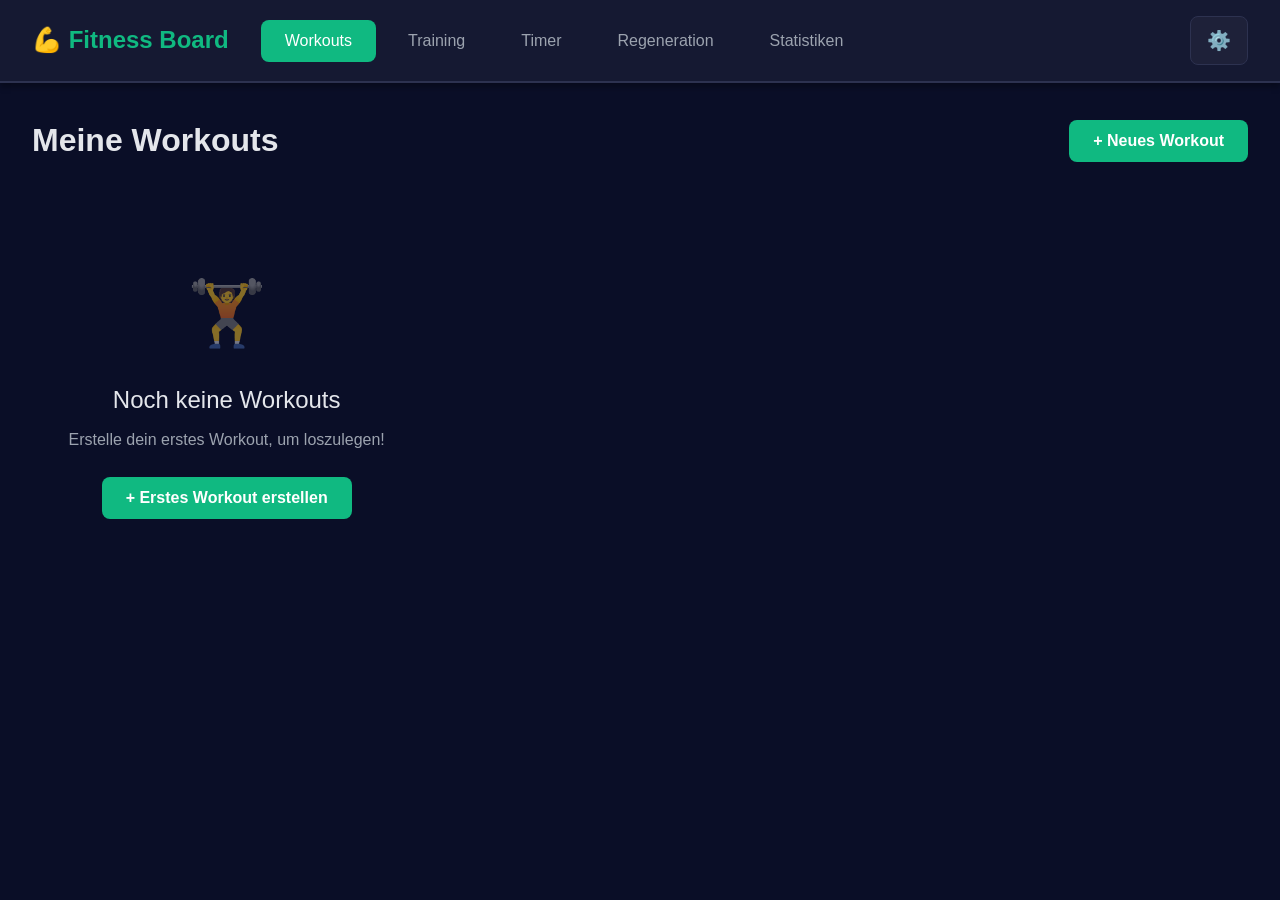
<file: index.html>
<!DOCTYPE html>
<html lang="de">
<head>
    <meta charset="UTF-8">
    <meta name="viewport" content="width=device-width, initial-scale=1.0">
    <title>Fitness Board</title>

    <!-- PWA Manifest -->
    <link rel="manifest" href="/manifest.json">

    <!-- Theme Color -->
    <meta name="theme-color" content="#0f3460">

    <!-- iOS Spezifisch - WICHTIG für iPhone! -->
    <meta name="apple-mobile-web-app-capable" content="yes">
    <meta name="apple-mobile-web-app-status-bar-style" content="black-translucent">
    <meta name="apple-mobile-web-app-title" content="Fitness Board">

    <!-- Apple Touch Icons - MEHRERE GRÖSSEN -->
    <link rel="apple-touch-icon" sizes="180x180" href="/icons/icon-512.png">
    <link rel="apple-touch-icon" sizes="152x152" href="/icons/icon-512.png">
    <link rel="apple-touch-icon" sizes="120x120" href="/icons/icon-512.png">
    <link rel="apple-touch-icon" href="/icons/icon-512.png">

    <!-- Standard Favicon -->
    <link rel="icon" type="image/png" sizes="32x32" href="/icons/icon-192.png">
    <link rel="icon" type="image/png" sizes="16x16" href="/icons/icon-192.png">

    <link rel="stylesheet" href="css/styles.css">
</head>
<body>
<!-- Navigation -->
<nav class="navbar">
    <div class="nav-brand">💪 Fitness Board</div>
    <div class="nav-menu">
        <button class="nav-btn active" data-view="workouts">Workouts</button>
        <button class="nav-btn" data-view="training">Training</button>
        <button class="nav-btn" data-view="timer">Timer</button>
        <button class="nav-btn" data-view="recovery">Regeneration</button>
        <button class="nav-btn" data-view="stats">Statistiken</button>
    </div>
    <button class="settings-btn" id="settingsBtn">⚙️</button>
</nav>

<!-- Main Content -->
<main class="container">
    <!-- Workouts View -->
    <div id="workouts-view" class="view active">
        <div class="view-header">
            <h1>Meine Workouts</h1>
            <button class="btn btn-primary" id="createWorkoutBtn">+ Neues Workout</button>
        </div>
        <div id="workoutsList" class="workouts-grid"></div>
    </div>

    <!-- Training View -->
    <div id="training-view" class="view">
        <div class="view-header">
            <h1>Training</h1>
            <button class="btn btn-primary" id="todayTrainingBtn">Heute trainieren</button>
        </div>
        <div id="trainingContent"></div>
    </div>

    <!-- Timer View -->
    <div id="timer-view" class="view">
        <div class="view-header">
            <h1>⏱️ Timer</h1>
        </div>

        <div class="timer-container">
            <!-- Timer-Tabs -->
            <div class="timer-tabs">
                <button class="timer-tab active" data-mode="countdown">
                    ⏱️ Countdown
                </button>
                <button class="timer-tab" data-mode="stopwatch">
                    ⏲️ Stoppuhr
                </button>
                <button class="timer-tab" data-mode="interval">
                    🔄 Intervall
                </button>
            </div>

            <!-- Timer-Display -->
            <div class="timer-display" id="timerDisplay">
                01:00
            </div>

            <!-- Timer-Controls -->
            <div class="timer-controls" id="timerControls">
                <!-- Wird dynamisch gefüllt -->
            </div>

            <!-- Timer-Presets -->
            <div class="timer-presets" id="timerPresets">
                <!-- Wird dynamisch gefüllt -->
            </div>
        </div>
    </div>

    <!-- Recovery View -->
    <div id="recovery-view" class="view">
        <div class="view-header">
            <h1>🔄 Regeneration</h1>
        </div>

        <!-- Recovery Score -->
        <div class="recovery-score-card">
            <div class="score-circle" id="recoveryScoreCircle">
                <div class="score-value" id="recoveryScoreValue">--</div>
                <div class="score-label">Regeneration</div>
            </div>
            <div class="score-status" id="recoveryStatus">Wird berechnet...</div>
        </div>

        <!-- Stats Grid -->
        <div class="recovery-stats">
            <div class="stat-card">
                <div class="stat-icon">📅</div>
                <div class="stat-value" id="consecutiveDays">0</div>
                <div class="stat-label">Tage in Folge</div>
            </div>
            <div class="stat-card">
                <div class="stat-icon">📉</div>
                <div class="stat-value" id="weeksSinceDeload">0</div>
                <div class="stat-label">Wochen seit Deload</div>
            </div>
            <div class="stat-card">
                <div class="stat-icon">💪</div>
                <div class="stat-value" id="weeklyVolume">0</div>
                <div class="stat-label">Wöchentliches Volumen</div>
            </div>
        </div>

        <!-- Recommendations -->
        <div class="recommendations-section">
            <h3>💡 Empfehlungen</h3>
            <div id="recommendationsList" class="recommendations-list">
                <!-- Wird dynamisch gefüllt -->
            </div>
        </div>

        <!-- Deload Button -->
        <div class="deload-section">
            <button class="btn btn-primary" id="markDeloadBtn">
                📉 Deload-Woche markieren
            </button>
        </div>
    </div>


    <!-- Stats View -->
    <div id="stats-view" class="view">
        <div class="view-header">
            <h1>Statistiken</h1>
            <div class="stats-period">
                <button class="period-btn active" data-period="week">Woche</button>
                <button class="period-btn" data-period="month">Monat</button>
                <button class="period-btn" data-period="all">Gesamt</button>
            </div>
        </div>
        <div id="statsContent" class="stats-grid"></div>
    </div>
</main>

<!-- Modals -->
<div id="modalOverlay" class="modal-overlay"></div>
<div id="modalContainer"></div>

<!-- Scripts -->
<script type="module" src="js/app.js"></script>
</body>
</html>
</file>
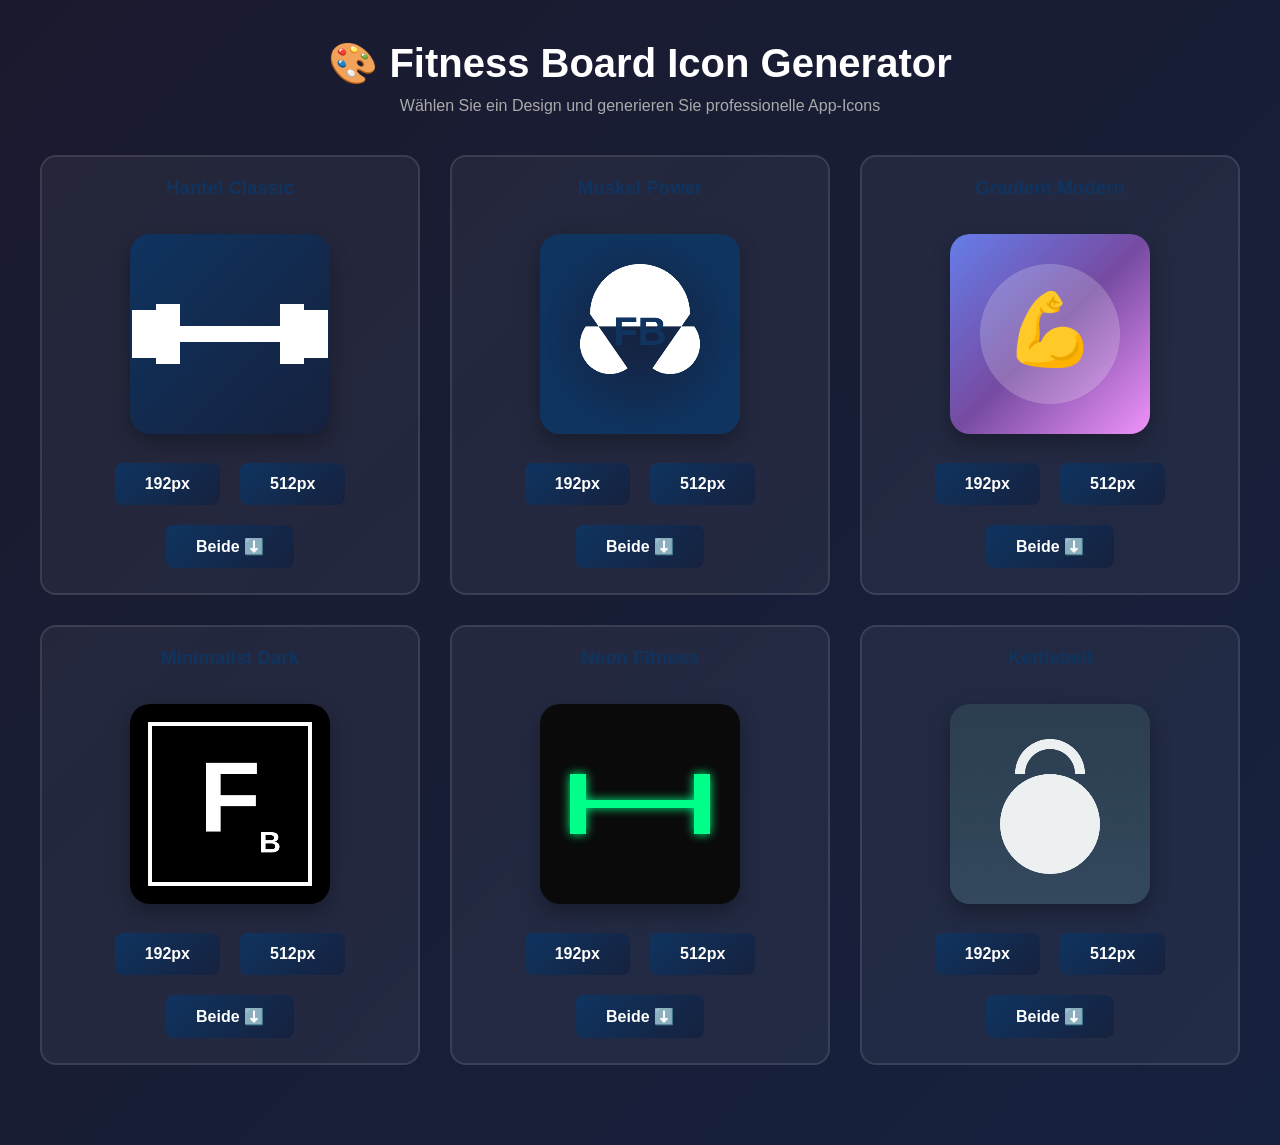
<file: icons/icons.html>
<!DOCTYPE html>
<html>
<head>
    <meta charset="UTF-8">
    <title>Fitness Board Icon Generator</title>
    <style>
        * {
            margin: 0;
            padding: 0;
            box-sizing: border-box;
        }

        body {
            font-family: -apple-system, BlinkMacSystemFont, 'Segoe UI', Arial, sans-serif;
            background: linear-gradient(135deg, #1a1a2e 0%, #16213e 100%);
            color: white;
            min-height: 100vh;
            padding: 40px 20px;
        }

        .container {
            max-width: 1200px;
            margin: 0 auto;
        }

        h1 {
            text-align: center;
            margin-bottom: 10px;
            font-size: 2.5rem;
        }

        .subtitle {
            text-align: center;
            color: #aaa;
            margin-bottom: 40px;
        }

        .designs {
            display: grid;
            grid-template-columns: repeat(auto-fit, minmax(280px, 1fr));
            gap: 30px;
            margin-bottom: 40px;
        }

        .design-card {
            background: rgba(255, 255, 255, 0.05);
            border: 2px solid rgba(255, 255, 255, 0.1);
            border-radius: 16px;
            padding: 20px;
            text-align: center;
            transition: all 0.3s ease;
        }

        .design-card:hover {
            transform: translateY(-5px);
            border-color: #0f3460;
            box-shadow: 0 10px 30px rgba(15, 52, 96, 0.3);
        }

        .design-card h3 {
            margin-bottom: 15px;
            color: #0f3460;
        }

        .preview-canvas {
            width: 200px;
            height: 200px;
            margin: 20px auto;
            border-radius: 20px;
            box-shadow: 0 8px 20px rgba(0, 0, 0, 0.3);
        }

        .btn {
            background: linear-gradient(135deg, #0f3460 0%, #16213e 100%);
            color: white;
            border: none;
            padding: 12px 30px;
            font-size: 16px;
            font-weight: 600;
            cursor: pointer;
            border-radius: 8px;
            margin: 5px;
            transition: all 0.3s ease;
        }

        .btn:hover {
            transform: scale(1.05);
            box-shadow: 0 5px 15px rgba(15, 52, 96, 0.4);
        }

        .btn-group {
            display: flex;
            gap: 10px;
            justify-content: center;
            flex-wrap: wrap;
        }

        .success {
            background: #27ae60;
            padding: 15px;
            border-radius: 8px;
            margin-top: 20px;
            text-align: center;
            display: none;
        }
    </style>
</head>
<body>
<div class="container">
    <h1>🎨 Fitness Board Icon Generator</h1>
    <p class="subtitle">Wählen Sie ein Design und generieren Sie professionelle App-Icons</p>

    <div class="designs" id="designs"></div>

    <div class="success" id="success">
        ✅ Icons erfolgreich generiert! Speichern Sie sie im <code>icons/</code> Ordner.
    </div>
</div>

<script>
    const designs = [
        {
            name: 'Hantel Classic',
            id: 'dumbbell',
            draw: (ctx, size) => {
                // Gradient Hintergrund
                const gradient = ctx.createLinearGradient(0, 0, size, size);
                gradient.addColorStop(0, '#0f3460');
                gradient.addColorStop(1, '#16213e');
                ctx.fillStyle = gradient;
                ctx.fillRect(0, 0, size, size);

                // Hantel zeichnen
                const centerX = size / 2;
                const centerY = size / 2;
                const barWidth = size * 0.5;
                const barHeight = size * 0.08;
                const plateWidth = size * 0.12;
                const plateHeight = size * 0.3;

                ctx.fillStyle = '#ffffff';

                // Stange
                ctx.fillRect(centerX - barWidth/2, centerY - barHeight/2, barWidth, barHeight);

                // Gewichtsscheiben links
                ctx.fillRect(centerX - barWidth/2 - plateWidth, centerY - plateHeight/2, plateWidth, plateHeight);
                ctx.fillRect(centerX - barWidth/2 - plateWidth*2, centerY - plateHeight*0.8/2, plateWidth, plateHeight*0.8);

                // Gewichtsscheiben rechts
                ctx.fillRect(centerX + barWidth/2, centerY - plateHeight/2, plateWidth, plateHeight);
                ctx.fillRect(centerX + barWidth/2 + plateWidth, centerY - plateHeight*0.8/2, plateWidth, plateHeight*0.8);
            }
        },
        {
            name: 'Muskel Power',
            id: 'muscle',
            draw: (ctx, size) => {
                // Gradient Hintergrund
                const gradient = ctx.createRadialGradient(size/2, size/2, 0, size/2, size/2, size/2);
                gradient.addColorStop(0, '#16213e');
                gradient.addColorStop(1, '#0f3460');
                ctx.fillStyle = gradient;
                ctx.fillRect(0, 0, size, size);

                // Bizeps-Form
                ctx.fillStyle = '#ffffff';
                ctx.beginPath();

                const centerX = size / 2;
                const centerY = size / 2;
                const armWidth = size * 0.6;

                // Arm-Kontur (vereinfacht)
                ctx.arc(centerX, centerY - size*0.1, size*0.25, 0, Math.PI, true);
                ctx.arc(centerX - size*0.15, centerY + size*0.05, size*0.15, Math.PI*0.3, Math.PI*1.2);
                ctx.arc(centerX + size*0.15, centerY + size*0.05, size*0.15, Math.PI*1.8, Math.PI*2.7);

                ctx.fill();

                // "FB" Text
                ctx.fillStyle = '#0f3460';
                ctx.font = `bold ${size * 0.2}px Arial`;
                ctx.textAlign = 'center';
                ctx.textBaseline = 'middle';
                ctx.fillText('FB', centerX, centerY);
            }
        },
        {
            name: 'Gradient Modern',
            id: 'gradient',
            draw: (ctx, size) => {
                // Moderner Gradient
                const gradient = ctx.createLinearGradient(0, 0, size, size);
                gradient.addColorStop(0, '#667eea');
                gradient.addColorStop(0.5, '#764ba2');
                gradient.addColorStop(1, '#f093fb');
                ctx.fillStyle = gradient;
                ctx.fillRect(0, 0, size, size);

                // Weißer Kreis
                ctx.fillStyle = 'rgba(255, 255, 255, 0.2)';
                ctx.beginPath();
                ctx.arc(size/2, size/2, size*0.35, 0, Math.PI*2);
                ctx.fill();

                // Icon-Text
                ctx.fillStyle = '#ffffff';
                ctx.font = `bold ${size * 0.35}px Arial`;
                ctx.textAlign = 'center';
                ctx.textBaseline = 'middle';
                ctx.fillText('💪', size/2, size/2);
            }
        },
        {
            name: 'Minimalist Dark',
            id: 'minimal',
            draw: (ctx, size) => {
                // Schwarzer Hintergrund
                ctx.fillStyle = '#000000';
                ctx.fillRect(0, 0, size, size);

                // Weißer Rahmen
                ctx.strokeStyle = '#ffffff';
                ctx.lineWidth = size * 0.02;
                ctx.strokeRect(size*0.1, size*0.1, size*0.8, size*0.8);

                // "F" Logo
                ctx.fillStyle = '#ffffff';
                ctx.font = `bold ${size * 0.5}px Arial`;
                ctx.textAlign = 'center';
                ctx.textBaseline = 'middle';
                ctx.fillText('F', size/2, size/2);

                // Kleines "B"
                ctx.font = `bold ${size * 0.15}px Arial`;
                ctx.fillText('B', size*0.7, size*0.7);
            }
        },
        {
            name: 'Neon Fitness',
            id: 'neon',
            draw: (ctx, size) => {
                // Dunkler Hintergrund
                ctx.fillStyle = '#0a0a0a';
                ctx.fillRect(0, 0, size, size);

                // Neon-Glow Effekt
                ctx.shadowBlur = size * 0.05;
                ctx.shadowColor = '#00ff88';

                // Hantel in Neon
                const centerX = size / 2;
                const centerY = size / 2;

                ctx.strokeStyle = '#00ff88';
                ctx.lineWidth = size * 0.04;
                ctx.lineCap = 'round';

                // Stange
                ctx.beginPath();
                ctx.moveTo(centerX - size*0.3, centerY);
                ctx.lineTo(centerX + size*0.3, centerY);
                ctx.stroke();

                // Gewichte
                ctx.fillStyle = '#00ff88';
                ctx.fillRect(centerX - size*0.35, centerY - size*0.15, size*0.08, size*0.3);
                ctx.fillRect(centerX + size*0.27, centerY - size*0.15, size*0.08, size*0.3);

                ctx.shadowBlur = 0;
            }
        },
        {
            name: 'Kettlebell',
            id: 'kettlebell',
            draw: (ctx, size) => {
                // Gradient Hintergrund
                const gradient = ctx.createLinearGradient(0, 0, 0, size);
                gradient.addColorStop(0, '#2c3e50');
                gradient.addColorStop(1, '#34495e');
                ctx.fillStyle = gradient;
                ctx.fillRect(0, 0, size, size);

                const centerX = size / 2;
                const centerY = size / 2;

                ctx.fillStyle = '#ecf0f1';

                // Griff
                ctx.beginPath();
                ctx.arc(centerX, centerY - size*0.15, size*0.15, Math.PI, 0, false);
                ctx.lineWidth = size * 0.05;
                ctx.strokeStyle = '#ecf0f1';
                ctx.stroke();

                // Kugel
                ctx.beginPath();
                ctx.arc(centerX, centerY + size*0.1, size*0.25, 0, Math.PI*2);
                ctx.fill();
            }
        }
    ];

    // Designs rendern
    const designsContainer = document.getElementById('designs');

    designs.forEach(design => {
        const card = document.createElement('div');
        card.className = 'design-card';

        const title = document.createElement('h3');
        title.textContent = design.name;

        const canvas = document.createElement('canvas');
        canvas.width = 512;
        canvas.height = 512;
        canvas.className = 'preview-canvas';

        const ctx = canvas.getContext('2d');
        design.draw(ctx, 512);

        const btnGroup = document.createElement('div');
        btnGroup.className = 'btn-group';

        const btn192 = document.createElement('button');
        btn192.className = 'btn';
        btn192.textContent = '192px';
        btn192.onclick = () => downloadIcon(design, 192);

        const btn512 = document.createElement('button');
        btn512.className = 'btn';
        btn512.textContent = '512px';
        btn512.onclick = () => downloadIcon(design, 512);

        const btnBoth = document.createElement('button');
        btnBoth.className = 'btn';
        btnBoth.textContent = 'Beide ⬇️';
        btnBoth.onclick = () => {
            downloadIcon(design, 192);
            setTimeout(() => downloadIcon(design, 512), 500);
        };

        btnGroup.appendChild(btn192);
        btnGroup.appendChild(btn512);
        btnGroup.appendChild(btnBoth);

        card.appendChild(title);
        card.appendChild(canvas);
        card.appendChild(btnGroup);

        designsContainer.appendChild(card);
    });

    function downloadIcon(design, size) {
        const canvas = document.createElement('canvas');
        canvas.width = size;
        canvas.height = size;
        const ctx = canvas.getContext('2d');

        design.draw(ctx, size);

        canvas.toBlob(blob => {
            const url = URL.createObjectURL(blob);
            const a = document.createElement('a');
            a.href = url;
            a.download = `icon-${size}.png`;
            a.click();
            URL.revokeObjectURL(url);

            // Success-Nachricht
            const success = document.getElementById('success');
            success.style.display = 'block';
            setTimeout(() => {
                success.style.display = 'none';
            }, 3000);
        });
    }
</script>
</body>
</html>
</file>
<file: css/styles.css>
/* ========================================
   CSS Variables
   ======================================== */
:root {
    --bg-primary: #0a0e27;
    --bg-secondary: #151932;
    --bg-card: #1e2139;
    --text-primary: #e4e6eb;
    --text-secondary: #9ca3af;
    --accent-primary: #10b981;
    --accent-secondary: #3b82f6;
    --accent-danger: #ef4444;
    --accent-warning: #f59e0b;
    --border-color: #2d3250;
    --shadow: 0 4px 6px rgba(0, 0, 0, 0.3);
    --shadow-lg: 0 10px 15px rgba(0, 0, 0, 0.4);
}

/* ========================================
   Reset & Base Styles
   ======================================== */
* {
    margin: 0;
    padding: 0;
    box-sizing: border-box;
}

body {
    font-family: -apple-system, BlinkMacSystemFont, 'Segoe UI', Roboto, Oxygen, Ubuntu, Cantarell, sans-serif;
    background: var(--bg-primary);
    color: var(--text-primary);
    line-height: 1.6;
    min-height: 100vh;
    overflow-x: hidden;
}

/* ========================================
   Navigation Bar
   ======================================== */
.navbar {
    background: var(--bg-secondary);
    padding: 1rem 2rem;
    display: flex;
    align-items: center;
    gap: 2rem;
    border-bottom: 2px solid var(--border-color);
    position: sticky;
    top: 0;
    z-index: 100;
    box-shadow: var(--shadow);
}

.nav-brand {
    font-size: 1.5rem;
    font-weight: bold;
    color: var(--accent-primary);
    white-space: nowrap;
}

.nav-menu {
    display: flex;
    gap: 0.5rem;
    flex: 1;
}

.nav-btn {
    background: transparent;
    border: none;
    color: var(--text-secondary);
    padding: 0.75rem 1.5rem;
    border-radius: 8px;
    cursor: pointer;
    font-size: 1rem;
    font-weight: 500;
    transition: all 0.3s ease;
    white-space: nowrap;
}

.nav-btn:hover {
    background: var(--bg-card);
    color: var(--text-primary);
}

.nav-btn.active {
    background: var(--accent-primary);
    color: white;
}

.settings-btn {
    background: var(--bg-card);
    border: 1px solid var(--border-color);
    color: var(--text-primary);
    padding: 0.75rem 1rem;
    border-radius: 8px;
    cursor: pointer;
    font-size: 1.2rem;
    transition: all 0.3s ease;
}

.settings-btn:hover {
    background: var(--accent-secondary);
    border-color: var(--accent-secondary);
    transform: rotate(90deg);
}

/* ========================================
   Container & Layout
   ======================================== */
.container {
    max-width: 1400px;
    margin: 0 auto;
    padding: 2rem;
}

/* ========================================
   Views & Animations
   ======================================== */
.view {
    display: none;
    animation: fadeIn 0.3s ease;
}

.view.active {
    display: block;
}

@keyframes fadeIn {
    from {
        opacity: 0;
        transform: translateY(10px);
    }
    to {
        opacity: 1;
        transform: translateY(0);
    }
}

.view-header {
    display: flex;
    justify-content: space-between;
    align-items: center;
    margin-bottom: 2rem;
    flex-wrap: wrap;
    gap: 1rem;
}

.view-header h1 {
    font-size: 2rem;
    color: var(--text-primary);
    font-weight: 700;
}

/* ========================================
   Buttons
   ======================================== */
.btn {
    padding: 0.75rem 1.5rem;
    border: none;
    border-radius: 8px;
    font-size: 1rem;
    font-weight: 600;
    cursor: pointer;
    transition: all 0.3s ease;
    display: inline-flex;
    align-items: center;
    justify-content: center;
    gap: 0.5rem;
    white-space: nowrap;
}

.btn-primary {
    background: var(--accent-primary);
    color: white;
}

.btn-primary:hover {
    background: #059669;
    transform: translateY(-2px);
    box-shadow: var(--shadow);
}

.btn-primary:active {
    transform: translateY(0);
}

.btn-secondary {
    background: var(--bg-card);
    color: var(--text-primary);
    border: 1px solid var(--border-color);
}

.btn-secondary:hover {
    background: var(--bg-secondary);
    border-color: var(--accent-secondary);
}

.btn-danger {
    background: var(--accent-danger);
    color: white;
}

.btn-danger:hover {
    background: #dc2626;
}

.btn-warning {
    background: var(--accent-warning);
    color: white;
}

.btn-warning:hover {
    background: #d97706;
}

.btn:disabled {
    opacity: 0.5;
    cursor: not-allowed;
}

.btn:disabled:hover {
    transform: none;
}

/* ========================================
   Icon Buttons
   ======================================== */
.icon-btn {
    background: transparent;
    border: none;
    color: var(--text-secondary);
    cursor: pointer;
    font-size: 1.2rem;
    padding: 0.5rem;
    border-radius: 6px;
    transition: all 0.3s ease;
    display: inline-flex;
    align-items: center;
    justify-content: center;
}

.icon-btn:hover {
    background: var(--bg-secondary);
    color: var(--accent-primary);
}

/* ========================================
   Workout Cards
   ======================================== */
.workouts-grid {
    display: grid;
    grid-template-columns: repeat(auto-fill, minmax(320px, 1fr));
    gap: 1.5rem;
}

.workout-card {
    background: var(--bg-card);
    border: 1px solid var(--border-color);
    border-radius: 12px;
    padding: 1.5rem;
    transition: all 0.3s ease;
    cursor: pointer;
    position: relative;
    overflow: hidden;
}

.workout-card::before {
    content: '';
    position: absolute;
    top: 0;
    left: 0;
    width: 4px;
    height: 100%;
    background: var(--accent-primary);
    transform: scaleY(0);
    transition: transform 0.3s ease;
}

.workout-card:hover {
    transform: translateY(-4px);
    box-shadow: var(--shadow-lg);
    border-color: var(--accent-primary);
}

.workout-card:hover::before {
    transform: scaleY(1);
}

.workout-card-header {
    display: flex;
    justify-content: space-between;
    align-items: flex-start;
    margin-bottom: 1rem;
}

.workout-card-title {
    font-size: 1.25rem;
    font-weight: bold;
    color: var(--text-primary);
    margin-bottom: 0.25rem;
}

.workout-card-actions {
    display: flex;
    gap: 0.25rem;
}

.workout-card-info {
    color: var(--text-secondary);
    font-size: 0.9rem;
    margin-bottom: 1rem;
    display: flex;
    gap: 1rem;
}

.workout-card-exercises {
    display: flex;
    flex-direction: column;
    gap: 0.5rem;
}

.exercise-item {
    display: flex;
    justify-content: space-between;
    align-items: center;
    padding: 0.75rem;
    background: var(--bg-secondary);
    border-radius: 6px;
    font-size: 0.9rem;
    transition: background 0.3s ease;
}

.exercise-item:hover {
    background: var(--bg-primary);
}

.exercise-name {
    font-weight: 500;
    color: var(--text-primary);
}

.exercise-details {
    color: var(--text-secondary);
    font-size: 0.85rem;
}

/* ========================================
   Timer Section
   ======================================== */
.timer-container {
    max-width: 600px;
    margin: 0 auto;
    text-align: center;
}

.timer-tabs {
    display: flex;
    gap: 1rem;
    margin-bottom: 2rem;
    justify-content: center;
}

.timer-tab {
    background: var(--bg-card);
    border: 1px solid var(--border-color);
    color: var(--text-secondary);
    padding: 0.75rem 2rem;
    border-radius: 8px;
    cursor: pointer;
    font-size: 1rem;
    font-weight: 500;
    transition: all 0.3s ease;
}

.timer-tab:hover {
    background: var(--bg-secondary);
    color: var(--text-primary);
}

.timer-tab.active {
    background: var(--accent-primary);
    color: white;
    border-color: var(--accent-primary);
}

.timer-display {
    font-size: 6rem;
    font-weight: bold;
    color: var(--accent-primary);
    margin: 2rem 0;
    font-variant-numeric: tabular-nums;
    text-shadow: 0 0 20px rgba(16, 185, 129, 0.3);
}

.timer-display.running {
    animation: pulse 1s ease-in-out infinite;
}

@keyframes pulse {
    0%, 100% { opacity: 1; }
    50% { opacity: 0.8; }
}

.timer-controls {
    display: flex;
    gap: 1rem;
    justify-content: center;
    margin-bottom: 2rem;
}

.timer-controls .btn {
    min-width: 120px;
    font-size: 1.1rem;
}

.timer-presets {
    display: flex;
    gap: 1rem;
    justify-content: center;
    flex-wrap: wrap;
}

.preset-btn {
    background: var(--bg-card);
    border: 1px solid var(--border-color);
    color: var(--text-primary);
    padding: 1rem 1.5rem;
    border-radius: 8px;
    cursor: pointer;
    font-size: 1rem;
    font-weight: 500;
    transition: all 0.3s ease;
}

.preset-btn:hover {
    background: var(--accent-secondary);
    border-color: var(--accent-secondary);
    color: white;
    transform: scale(1.05);
}

/* ========================================
   Timer Styles
   ======================================== */

.timer-container {
    max-width: 600px;
    margin: 0 auto;
    padding: 2rem;
}

.timer-tabs {
    display: flex;
    gap: 0.5rem;
    margin-bottom: 2rem;
}

.timer-tab {
    flex: 1;
    padding: 0.75rem 1rem;
    background: var(--bg-card);
    border: 2px solid var(--border-color);
    border-radius: 8px;
    color: var(--text-primary);
    font-size: 1rem;
    cursor: pointer;
    transition: all 0.2s ease;
}

.timer-tab:hover {
    background: var(--bg-secondary);
    border-color: var(--accent-primary);
}

.timer-tab.active {
    background: var(--accent-primary);
    border-color: var(--accent-primary);
    color: white;
    font-weight: 600;
}

.timer-display {
    font-size: 6rem;
    font-weight: 700;
    text-align: center;
    color: var(--text-primary);
    margin: 3rem 0;
    font-family: 'Courier New', monospace;
    letter-spacing: 0.1em;
    padding: 2rem;
    background: var(--bg-card);
    border-radius: 16px;
    border: 3px solid var(--border-color);
    transition: all 0.3s ease;
}

.timer-display.running {
    border-color: var(--accent-primary);
    box-shadow: 0 0 20px rgba(var(--accent-primary-rgb), 0.3);
    animation: pulse 2s infinite;
}

@keyframes pulse {
    0%, 100% {
        box-shadow: 0 0 20px rgba(var(--accent-primary-rgb), 0.3);
    }
    50% {
        box-shadow: 0 0 30px rgba(var(--accent-primary-rgb), 0.5);
    }
}

.timer-controls {
    display: flex;
    gap: 1rem;
    justify-content: center;
    margin-bottom: 2rem;
}

.timer-controls .btn {
    min-width: 150px;
    font-size: 1.1rem;
    padding: 1rem 2rem;
}

.timer-presets {
    display: grid;
    grid-template-columns: repeat(auto-fit, minmax(100px, 1fr));
    gap: 0.75rem;
    margin-top: 2rem;
}

.preset-btn {
    padding: 1rem;
    background: var(--bg-card);
    border: 2px solid var(--border-color);
    border-radius: 8px;
    color: var(--text-primary);
    font-size: 1rem;
    font-weight: 600;
    cursor: pointer;
    transition: all 0.2s ease;
}

.preset-btn:hover {
    background: var(--accent-primary);
    border-color: var(--accent-primary);
    color: white;
    transform: translateY(-2px);
}

.preset-btn:active {
    transform: translateY(0);
}

/* Responsive */
@media (max-width: 768px) {
    .timer-display {
        font-size: 4rem;
        padding: 1.5rem;
    }

    .timer-controls .btn {
        min-width: 120px;
        font-size: 1rem;
        padding: 0.75rem 1.5rem;
    }
}


/* ========================================
   Statistics Section
   ======================================== */
.stats-period {
    display: flex;
    gap: 0.5rem;
}

.period-btn {
    background: var(--bg-card);
    border: 1px solid var(--border-color);
    color: var(--text-secondary);
    padding: 0.5rem 1rem;
    border-radius: 6px;
    cursor: pointer;
    font-size: 0.9rem;
    font-weight: 500;
    transition: all 0.3s ease;
}

.period-btn:hover {
    background: var(--bg-secondary);
    color: var(--text-primary);
}

.period-btn.active {
    background: var(--accent-primary);
    color: white;
    border-color: var(--accent-primary);
}

.stats-grid {
    display: grid;
    grid-template-columns: repeat(auto-fit, minmax(250px, 1fr));
    gap: 1.5rem;
}

.stat-card {
    background: var(--bg-card);
    border: 1px solid var(--border-color);
    border-radius: 12px;
    padding: 1.5rem;
    transition: all 0.3s ease;
}

.stat-card:hover {
    transform: translateY(-2px);
    box-shadow: var(--shadow);
    border-color: var(--accent-primary);
}

.stat-card-title {
    color: var(--text-secondary);
    font-size: 0.9rem;
    margin-bottom: 0.5rem;
    font-weight: 500;
}

.stat-card-value {
    font-size: 2.5rem;
    font-weight: bold;
    color: var(--accent-primary);
    margin-bottom: 0.5rem;
}

.stat-card-trend {
    font-size: 0.9rem;
    display: flex;
    align-items: center;
    gap: 0.25rem;
}

.trend-up {
    color: var(--accent-primary);
}

.trend-down {
    color: var(--accent-danger);
}

.trend-neutral {
    color: var(--text-secondary);
}

/* ========================================
   Modal System
   ======================================== */
.modal-overlay {
    display: none;
    position: fixed;
    top: 0;
    left: 0;
    right: 0;
    bottom: 0;
    background: rgba(0, 0, 0, 0.7);
    backdrop-filter: blur(4px);
    z-index: 1000;
    animation: fadeIn 0.3s ease;
}

.modal-overlay.active {
    display: block;
}

.modal {
    position: fixed;
    top: 50%;
    left: 50%;
    transform: translate(-50%, -50%);
    background: var(--bg-secondary);
    border: 1px solid var(--border-color);
    border-radius: 12px;
    padding: 2rem;
    max-width: 600px;
    width: 90%;
    max-height: 90vh;
    overflow-y: auto;
    z-index: 1001;
    box-shadow: var(--shadow-lg);
    animation: slideIn 0.3s ease;
}

@keyframes slideIn {
    from {
        opacity: 0;
        transform: translate(-50%, -45%);
    }
    to {
        opacity: 1;
        transform: translate(-50%, -50%);
    }
}

.modal-header {
    display: flex;
    justify-content: space-between;
    align-items: center;
    margin-bottom: 1.5rem;
    padding-bottom: 1rem;
    border-bottom: 1px solid var(--border-color);
}

.modal-title {
    font-size: 1.5rem;
    font-weight: bold;
    color: var(--text-primary);
}

.modal-close {
    background: transparent;
    border: none;
    color: var(--text-secondary);
    font-size: 1.5rem;
    cursor: pointer;
    padding: 0;
    width: 32px;
    height: 32px;
    display: flex;
    align-items: center;
    justify-content: center;
    border-radius: 6px;
    transition: all 0.3s ease;
}

.modal-close:hover {
    background: var(--bg-card);
    color: var(--text-primary);
}

.modal-body {
    margin-bottom: 1.5rem;
}

.modal-footer {
    display: flex;
    gap: 1rem;
    justify-content: flex-end;
    padding-top: 1rem;
    border-top: 1px solid var(--border-color);
}

/* ========================================
   Forms
   ======================================== */
.form-group {
    margin-bottom: 1.5rem;
}

.form-label {
    display: block;
    color: var(--text-primary);
    margin-bottom: 0.5rem;
    font-weight: 500;
    font-size: 0.95rem;
}

.form-input,
.form-select,
.form-textarea {
    width: 100%;
    padding: 0.75rem;
    background: var(--bg-card);
    border: 1px solid var(--border-color);
    border-radius: 8px;
    color: var(--text-primary);
    font-size: 1rem;
    font-family: inherit;
    transition: all 0.3s ease;
}

.form-input:focus,
.form-select:focus,
.form-textarea:focus {
    outline: none;
    border-color: var(--accent-primary);
    box-shadow: 0 0 0 3px rgba(16, 185, 129, 0.1);
}

.form-textarea {
    resize: vertical;
    min-height: 100px;
}

.form-input::placeholder {
    color: var(--text-secondary);
    opacity: 0.6;
}

/**
 * ========================================
 * RECOVERY VIEW
 * ========================================
 */

/* Recovery Score Card */
.recovery-score-card {
    background: linear-gradient(135deg, #667eea 0%, #764ba2 100%);
    border-radius: 20px;
    padding: 40px;
    text-align: center;
    margin-bottom: 30px;
    box-shadow: 0 10px 30px rgba(102, 126, 234, 0.3);
}

.score-circle {
    width: 200px;
    height: 200px;
    margin: 0 auto 20px;
    border-radius: 50%;
    background: rgba(255, 255, 255, 0.1);
    border: 8px solid rgba(255, 255, 255, 0.3);
    display: flex;
    flex-direction: column;
    align-items: center;
    justify-content: center;
    position: relative;
    transition: all 0.3s ease;
}

.score-circle::before {
    content: '';
    position: absolute;
    top: -8px;
    left: -8px;
    right: -8px;
    bottom: -8px;
    border-radius: 50%;
    border: 8px solid transparent;
    transition: all 0.5s ease;
}

/* Score Colors */
.score-circle.excellent::before {
    border-top-color: #27ae60;
    border-right-color: #27ae60;
    transform: rotate(0deg);
}

.score-circle.good::before {
    border-top-color: #2ecc71;
    border-right-color: #2ecc71;
    transform: rotate(0deg);
}

.score-circle.moderate::before {
    border-top-color: #f39c12;
    transform: rotate(0deg);
}

.score-circle.poor::before {
    border-top-color: #e74c3c;
    transform: rotate(0deg);
}

.score-circle.critical::before {
    border-top-color: #c0392b;
    transform: rotate(0deg);
}

.score-value {
    font-size: 4rem;
    font-weight: 700;
    color: white;
    line-height: 1;
}

.score-label {
    font-size: 1rem;
    color: rgba(255, 255, 255, 0.8);
    margin-top: 10px;
    text-transform: uppercase;
    letter-spacing: 2px;
}

.score-status {
    font-size: 1.5rem;
    font-weight: 600;
    color: white;
    margin-top: 10px;
}

/* Recovery Stats Grid */
.recovery-stats {
    display: grid;
    grid-template-columns: repeat(auto-fit, minmax(150px, 1fr));
    gap: 20px;
    margin-bottom: 30px;
}

.stat-card {
    background: var(--card-bg);
    border-radius: 15px;
    padding: 25px;
    text-align: center;
    transition: all 0.3s ease;
    border: 2px solid transparent;
}

.stat-card:hover {
    transform: translateY(-5px);
    border-color: var(--primary-color);
    box-shadow: 0 10px 25px rgba(15, 52, 96, 0.2);
}

.stat-icon {
    font-size: 2.5rem;
    margin-bottom: 10px;
}

.stat-value {
    font-size: 2rem;
    font-weight: 700;
    color: var(--primary-color);
    margin-bottom: 5px;
}

.stat-label {
    font-size: 0.9rem;
    color: var(--text-secondary);
    text-transform: uppercase;
    letter-spacing: 1px;
}

/* Recommendations Section */
.recommendations-section {
    background: var(--card-bg);
    border-radius: 15px;
    padding: 25px;
    margin-bottom: 30px;
}

.recommendations-section h3 {
    margin-bottom: 20px;
    color: var(--text-primary);
    font-size: 1.3rem;
}

.recommendations-list {
    display: flex;
    flex-direction: column;
    gap: 15px;
}

.recommendation-item {
    display: flex;
    align-items: center;
    gap: 15px;
    padding: 15px;
    background: var(--bg-secondary);
    border-radius: 10px;
    border-left: 4px solid transparent;
    transition: all 0.3s ease;
}

.recommendation-item:hover {
    transform: translateX(5px);
}

.recommendation-item.priority-high {
    border-left-color: #e74c3c;
    background: rgba(231, 76, 60, 0.1);
}

.recommendation-item.priority-medium {
    border-left-color: #f39c12;
    background: rgba(243, 156, 18, 0.1);
}

.recommendation-item.priority-low {
    border-left-color: #27ae60;
    background: rgba(39, 174, 96, 0.1);
}

.recommendation-icon {
    font-size: 2rem;
    flex-shrink: 0;
}

.recommendation-text {
    flex: 1;
    font-size: 1rem;
    color: var(--text-primary);
}

/* Deload Section */
.deload-section {
    text-align: center;
    padding: 20px;
}

.deload-section .btn {
    font-size: 1.1rem;
    padding: 15px 40px;
}

/* Empty State */
.recovery-empty {
    text-align: center;
    padding: 60px 20px;
    color: var(--text-secondary);
}

.recovery-empty-icon {
    font-size: 5rem;
    margin-bottom: 20px;
    opacity: 0.5;
}

.recovery-empty h3 {
    font-size: 1.5rem;
    margin-bottom: 10px;
    color: var(--text-primary);
}

.recovery-empty p {
    font-size: 1rem;
    max-width: 400px;
    margin: 0 auto;
}

/* Animations */
@keyframes pulse {
    0%, 100% {
        transform: scale(1);
    }
    50% {
        transform: scale(1.05);
    }
}

.score-circle.critical {
    animation: pulse 2s infinite;
}

/* Responsive */
@media (max-width: 768px) {
    .recovery-score-card {
        padding: 30px 20px;
    }

    .score-circle {
        width: 160px;
        height: 160px;
    }

    .score-value {
        font-size: 3rem;
    }

    .score-status {
        font-size: 1.2rem;
    }

    .recovery-stats {
        grid-template-columns: 1fr;
    }

    .stat-card {
        padding: 20px;
    }
}

/* Dark Mode Adjustments */
body.dark-mode .stat-card {
    background: rgba(255, 255, 255, 0.05);
}

body.dark-mode .recommendation-item {
    background: rgba(255, 255, 255, 0.03);
}

body.dark-mode .recommendations-section {
    background: rgba(255, 255, 255, 0.05);
}


/* ========================================
   Training Session
   ======================================== */
.training-session {
    max-width: 800px;
    margin: 0 auto;
}

.training-header {
    background: var(--bg-card);
    border: 1px solid var(--border-color);
    border-radius: 12px;
    padding: 1.5rem;
    margin-bottom: 2rem;
}

.training-title {
    font-size: 1.5rem;
    font-weight: bold;
    color: var(--text-primary);
    margin-bottom: 0.5rem;
}

.training-info {
    color: var(--text-secondary);
    font-size: 0.9rem;
}

.exercise-list {
    display: flex;
    flex-direction: column;
    gap: 1.5rem;
}

.exercise-card {
    background: var(--bg-card);
    border: 1px solid var(--border-color);
    border-radius: 12px;
    padding: 1.5rem;
}

.exercise-card-header {
    display: flex;
    justify-content: space-between;
    align-items: center;
    margin-bottom: 1rem;
    padding-bottom: 1rem;
    border-bottom: 1px solid var(--border-color);
}

.exercise-card-title {
    font-size: 1.2rem;
    font-weight: bold;
    color: var(--text-primary);
}

.set-list {
    display: flex;
    flex-direction: column;
    gap: 0.75rem;
}

.set-item {
    display: flex;
    align-items: center;
    gap: 1rem;
    padding: 0.75rem;
    background: var(--bg-secondary);
    border-radius: 8px;
    transition: all 0.3s ease;
}

.set-item.completed {
    background: rgba(16, 185, 129, 0.1);
    border: 1px solid var(--accent-primary);
}

.set-checkbox {
    width: 24px;
    height: 24px;
    cursor: pointer;
    accent-color: var(--accent-primary);
}

.set-number {
    font-weight: bold;
    color: var(--text-secondary);
    min-width: 60px;
}

.set-inputs {
    display: flex;
    gap: 1rem;
    flex: 1;
}

.set-input {
    flex: 1;
    padding: 0.5rem;
    background: var(--bg-card);
    border: 1px solid var(--border-color);
    border-radius: 6px;
    color: var(--text-primary);
    text-align: center;
    font-size: 1rem;
}

.set-input:focus {
    outline: none;
    border-color: var(--accent-primary);
}

/* ========================================
   Progress & Indicators
   ======================================== */
.progress-bar {
    width: 100%;
    height: 8px;
    background: var(--bg-secondary);
    border-radius: 4px;
    overflow: hidden;
    margin: 1rem 0;
}

.progress-fill {
    height: 100%;
    background: var(--accent-primary);
    transition: width 0.3s ease;
}

.badge {
    display: inline-flex;
    align-items: center;
    padding: 0.25rem 0.75rem;
    border-radius: 12px;
    font-size: 0.85rem;
    font-weight: 500;
}

.badge-success {
    background: rgba(16, 185, 129, 0.2);
    color: var(--accent-primary);
}

.badge-danger {
    background: rgba(239, 68, 68, 0.2);
    color: var(--accent-danger);
}

.badge-warning {
    background: rgba(245, 158, 11, 0.2);
    color: var(--accent-warning);
}

.badge-info {
    background: rgba(59, 130, 246, 0.2);
    color: var(--accent-secondary);
}

/* ========================================
   Empty States
   ======================================== */
.empty-state {
    text-align: center;
    padding: 4rem 2rem;
    color: var(--text-secondary);
}

.empty-state-icon {
    font-size: 4rem;
    margin-bottom: 1rem;
    opacity: 0.5;
}

.empty-state-title {
    font-size: 1.5rem;
    color: var(--text-primary);
    margin-bottom: 0.5rem;
}

.empty-state-text {
    font-size: 1rem;
    margin-bottom: 1.5rem;
}

/* ========================================
   Loading States
   ======================================== */
.spinner {
    display: inline-block;
    width: 40px;
    height: 40px;
    border: 4px solid var(--bg-card);
    border-top-color: var(--accent-primary);
    border-radius: 50%;
    animation: spin 0.8s linear infinite;
}

@keyframes spin {
    to { transform: rotate(360deg); }
}

.loading-overlay {
    position: fixed;
    top: 0;
    left: 0;
    right: 0;
    bottom: 0;
    background: rgba(10, 14, 39, 0.9);
    display: flex;
    align-items: center;
    justify-content: center;
    z-index: 2000;
}

/* ========================================
   Toast Notifications
   ======================================== */
.toast-container {
    position: fixed;
    top: 1rem;
    right: 1rem;
    z-index: 2000;
    display: flex;
    flex-direction: column;
    gap: 0.5rem;
}

.toast {
    background: var(--bg-card);
    border: 1px solid var(--border-color);
    border-radius: 8px;
    padding: 1rem 1.5rem;
    min-width: 300px;
    box-shadow: var(--shadow-lg);
    animation: slideInRight 0.3s ease;
    display: flex;
    align-items: center;
    gap: 1rem;
}

@keyframes slideInRight {
    from {
        opacity: 0;
        transform: translateX(100%);
    }
    to {
        opacity: 1;
        transform: translateX(0);
    }
}

.toast-success {
    border-left: 4px solid var(--accent-primary);
}

.toast-error {
    border-left: 4px solid var(--accent-danger);
}

.toast-warning {
    border-left: 4px solid var(--accent-warning);
}

.toast-info {
    border-left: 4px solid var(--accent-secondary);
}

.toast-icon {
    font-size: 1.5rem;
}

.toast-content {
    flex: 1;
}

.toast-title {
    font-weight: 600;
    color: var(--text-primary);
    margin-bottom: 0.25rem;
}

.toast-message {
    font-size: 0.9rem;
    color: var(--text-secondary);
}

.toast-close {
    background: transparent;
    border: none;
    color: var(--text-secondary);
    cursor: pointer;
    font-size: 1.2rem;
    padding: 0.25rem;
    transition: color 0.3s ease;
}

.toast-close:hover {
    color: var(--text-primary);
}

/* ========================================
   Scrollbar Styling
   ======================================== */
::-webkit-scrollbar {
    width: 10px;
    height: 10px;
}

::-webkit-scrollbar-track {
    background: var(--bg-secondary);
}

::-webkit-scrollbar-thumb {
    background: var(--border-color);
    border-radius: 5px;
}

::-webkit-scrollbar-thumb:hover {
    background: var(--accent-primary);
}

/* ========================================
   Utility Classes
   ======================================== */
.text-center {
    text-align: center;
}

.text-right {
    text-align: right;
}

.mt-1 { margin-top: 0.5rem; }
.mt-2 { margin-top: 1rem; }
.mt-3 { margin-top: 1.5rem; }
.mt-4 { margin-top: 2rem; }

.mb-1 { margin-bottom: 0.5rem; }
.mb-2 { margin-bottom: 1rem; }
.mb-3 { margin-bottom: 1.5rem; }
.mb-4 { margin-bottom: 2rem; }

.flex {
    display: flex;
}

.flex-col {
    flex-direction: column;
}

.items-center {
    align-items: center;
}

.justify-between {
    justify-content: space-between;
}

.gap-1 { gap: 0.5rem; }
.gap-2 { gap: 1rem; }
.gap-3 { gap: 1.5rem; }

.hidden {
    display: none !important;
}

/* ========================================
   Responsive Design
   ======================================== */
@media (max-width: 1024px) {
    .container {
        padding: 1.5rem;
    }

    .workouts-grid {
        grid-template-columns: repeat(auto-fill, minmax(280px, 1fr));
    }

    .stats-grid {
        grid-template-columns: repeat(auto-fit, minmax(200px, 1fr));
    }
}

@media (max-width: 768px) {
    .navbar {
        flex-direction: column;
        gap: 1rem;
        padding: 1rem;
    }

    .nav-menu {
        width: 100%;
        justify-content: space-around;
    }

    .nav-btn {
        padding: 0.5rem 1rem;
        font-size: 0.9rem;
    }

    .container {
        padding: 1rem;
    }

    .view-header {
        flex-direction: column;
        gap: 1rem;
        align-items: stretch;
    }

    .view-header h1 {
        font-size: 1.5rem;
    }

    .workouts-grid {
        grid-template-columns: 1fr;
    }

    .timer-display {
        font-size: 4rem;
    }

    .timer-controls .btn {
        min-width: 100px;
        font-size: 1rem;
    }

    .stats-grid {
        grid-template-columns: 1fr;
    }

    .modal {
        width: 95%;
        padding: 1.5rem;
    }

    .modal-title {
        font-size: 1.25rem;
    }

    .set-inputs {
        flex-direction: column;
    }

    .toast-container {
        left: 1rem;
        right: 1rem;
    }

    .toast {
        min-width: auto;
    }
}

@media (max-width: 480px) {
    .nav-brand {
        font-size: 1.25rem;
    }

    .nav-btn {
        padding: 0.5rem 0.75rem;
        font-size: 0.85rem;
    }

    .timer-display {
        font-size: 3rem;
    }

    .timer-presets {
        gap: 0.5rem;
    }

    .preset-btn {
        padding: 0.75rem 1rem;
        font-size: 0.9rem;
    }

    .stat-card-value {
        font-size: 2rem;
    }

    .workout-card {
        padding: 1rem;
    }

    .exercise-card {
        padding: 1rem;
    }
}

/* ========================================
   TV Mode (Large Screen Optimization)
   ======================================== */
body.tv-mode {
    font-size: 1.2rem;
}

body.tv-mode .navbar {
    padding: 1.5rem 3rem;
}

body.tv-mode .nav-brand {
    font-size: 2rem;
}

body.tv-mode .nav-btn {
    padding: 1rem 2rem;
    font-size: 1.25rem;
}

body.tv-mode .container {
    padding: 3rem;
}

body.tv-mode .view-header h1 {
    font-size: 3rem;
}

body.tv-mode .btn {
    padding: 1.25rem 2.5rem;
    font-size: 1.5rem;
}

body.tv-mode .timer-display {
    font-size: 10rem;
}

body.tv-mode .timer-controls .btn {
    min-width: 200px;
    font-size: 1.75rem;
}

body.tv-mode .preset-btn {
    padding: 1.5rem 2.5rem;
    font-size: 1.5rem;
}

body.tv-mode .workout-card {
    padding: 2rem;
}

body.tv-mode .workout-card-title {
    font-size: 1.75rem;
}

body.tv-mode .exercise-item {
    padding: 1.25rem;
    font-size: 1.25rem;
}

body.tv-mode .stat-card {
    padding: 2rem;
}

body.tv-mode .stat-card-value {
    font-size: 3.5rem;
}

body.tv-mode .set-item {
    padding: 1.25rem;
}

body.tv-mode .set-input {
    padding: 1rem;
    font-size: 1.5rem;
}

body.tv-mode .modal {
    max-width: 900px;
    padding: 3rem;
}

body.tv-mode .modal-title {
    font-size: 2.5rem;
}

body.tv-mode .form-input,
body.tv-mode .form-select,
body.tv-mode .form-textarea {
    padding: 1.25rem;
    font-size: 1.5rem;
}

/* ========================================
   Print Styles
   ======================================== */
@media print {
    .navbar,
    .settings-btn,
    .btn,
    .icon-btn,
    .modal-overlay,
    .modal {
        display: none !important;
    }

    body {
        background: white;
        color: black;
    }

    .workout-card,
    .stat-card,
    .exercise-card {
        border: 1px solid #ccc;
        page-break-inside: avoid;
    }
}

/* ========================================
   Accessibility
   ======================================== */
.sr-only {
    position: absolute;
    width: 1px;
    height: 1px;
    padding: 0;
    margin: -1px;
    overflow: hidden;
    clip: rect(0, 0, 0, 0);
    white-space: nowrap;
    border-width: 0;
}

*:focus-visible {
    outline: 2px solid var(--accent-primary);
    outline-offset: 2px;
}

button:focus-visible,
a:focus-visible,
input:focus-visible,
select:focus-visible,
textarea:focus-visible {
    outline: 2px solid var(--accent-primary);
    outline-offset: 2px;
}

/* ========================================
   Dark Mode Toggle (Optional)
   ======================================== */
body.light-mode {
    --bg-primary: #f3f4f6;
    --bg-secondary: #ffffff;
    --bg-card: #ffffff;
    --text-primary: #1f2937;
    --text-secondary: #6b7280;
    --border-color: #e5e7eb;
    --shadow: 0 4px 6px rgba(0, 0, 0, 0.1);
    --shadow-lg: 0 10px 15px rgba(0, 0, 0, 0.15);
}
</file>
